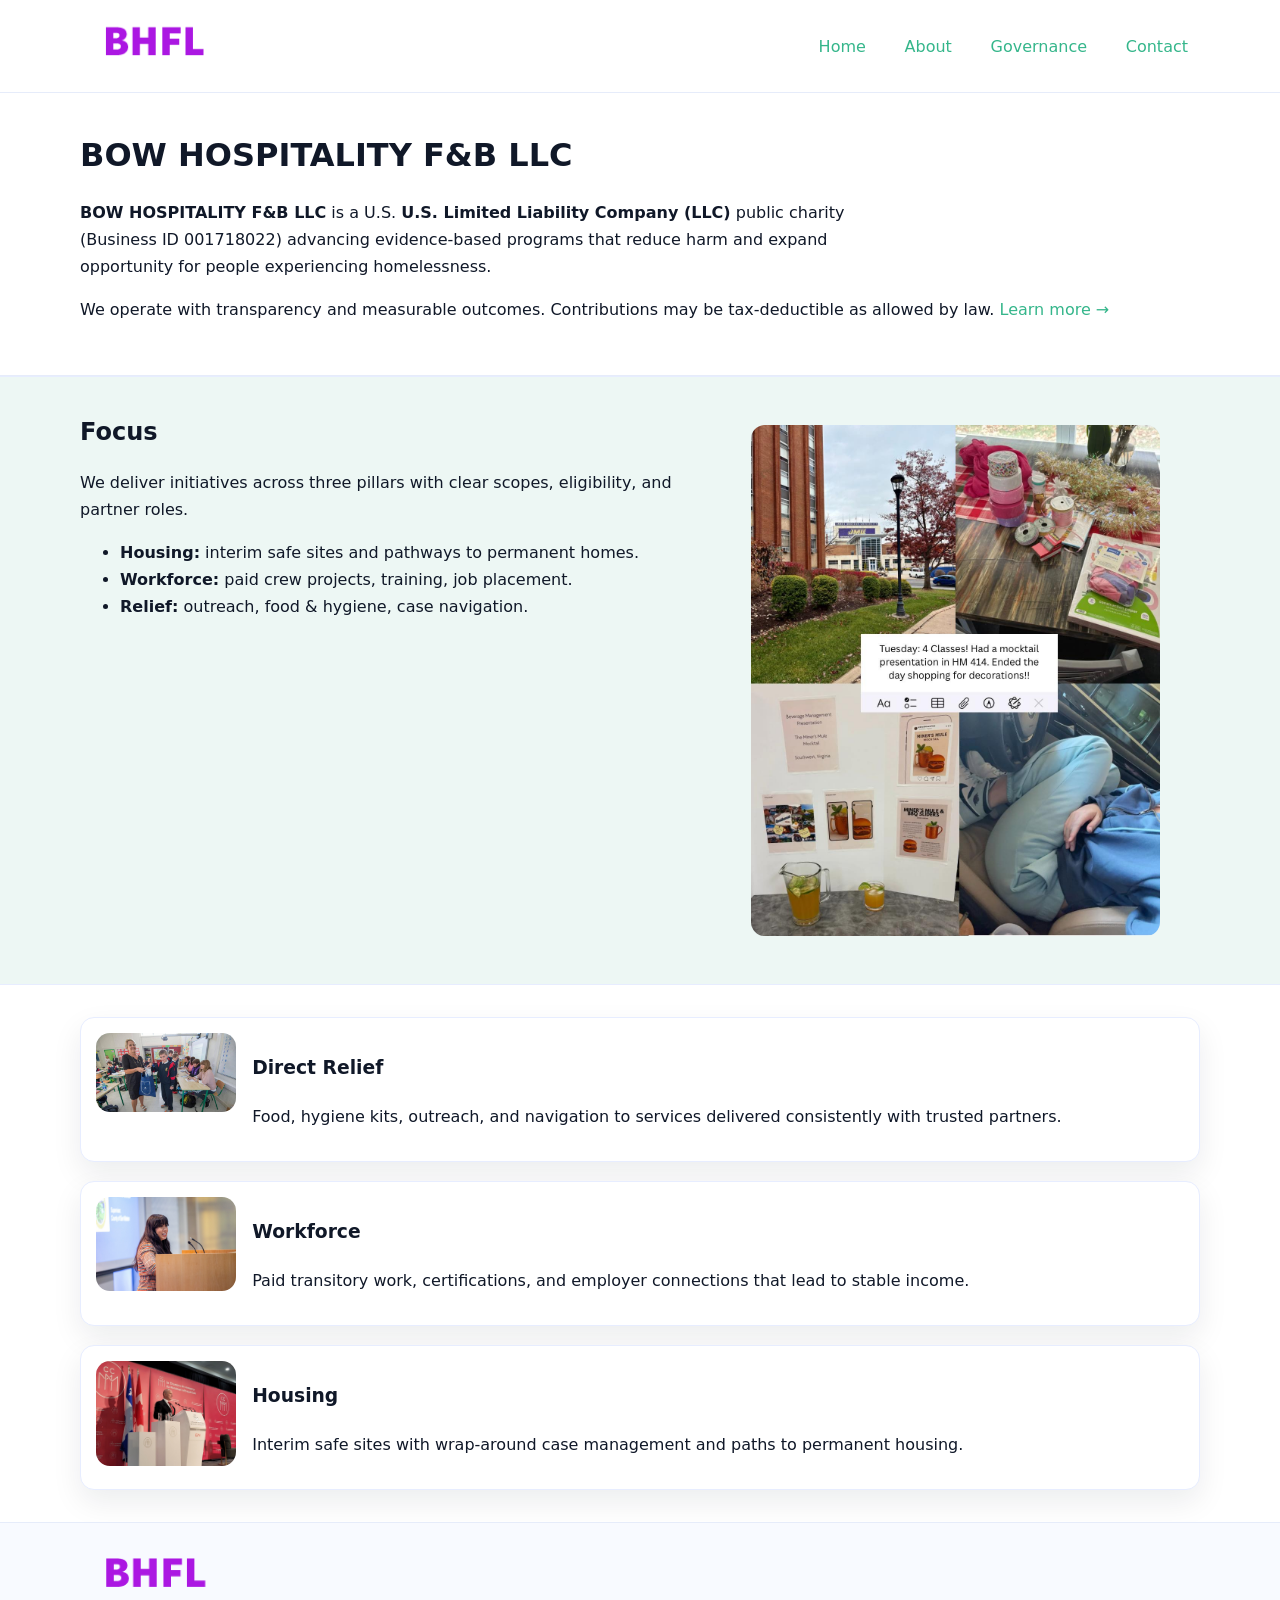
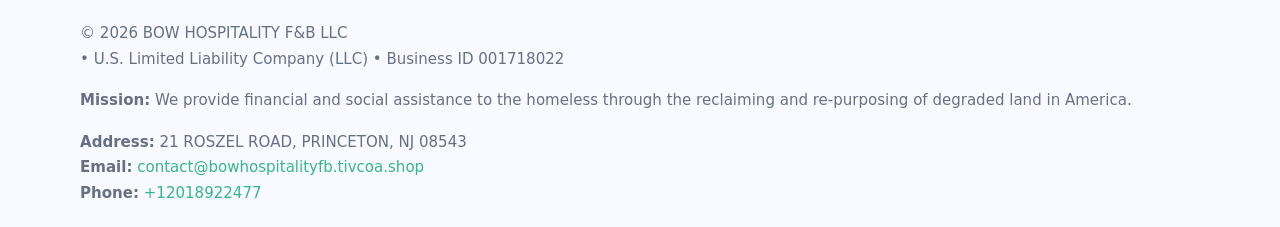
<file: index.html>
<!doctype html>
<html lang="en">
<head>
<meta charset="utf-8"/><meta name="viewport" content="width=device-width,initial-scale=1"/>
<title>BOW HOSPITALITY F&B LLC – Nonprofit • 2025</title>
<link rel="stylesheet" href="assets/styles.css"/><link rel="icon" href="images/logo.png">
<meta name="data-ein" content="001718022"><meta name="data-name" content="BOW HOSPITALITY F&B LLC">
<meta name="data-email" content="contact@bowhospitalityfb.tivcoa.shop"><meta name="data-phone" content="+12018922477">
<meta name="data-address" content="21 ROSZEL ROAD,
PRINCETON, NJ 08543"><meta name="data-map" content="21+ROSZEL+ROAD,+PRINCETON,+NJ+08543">
  <meta name="description" content="Dedicated to community services, education, and direct relief, BOW HOSPITALITY F&B LLC collaborates with neighbors and partners to deliver practical help and long-term impact.">
<meta name="facebook-domain-verification" content="qcgih4evgcgp2x9km5ifwq3fgr1iev" />
</head>
<body>
<div style="position:absolute;left:-9999px;top:-9999px;opacity:0" data-uniq="{{UNIQUE_BLOB}}">
  <span>Dedicated to community services, education, and direct relief, BOW HOSPITALITY F&B LLC collaborates with neighbors and partners to deliver practical help and long-term impact.</span><svg width="12" height="12" viewBox="0 0 12 12" xmlns="http://www.w3.org/2000/svg"><circle cx="6" cy="6" r="5" fill="#9d174d"/></svg><img src="images/education.jpg" width="1" height="1" alt="" loading="lazy"/>
</div>

<header>
  <div class="header-wrap">
    <a href="index.html"><img src="images/logo.png" alt="BOW HOSPITALITY F&B LLC logo" style="width:148px"></a>
    <nav>
      <a class="active" href="index.html">Home</a>
      <a href="about.html">About</a>
      <a href="governance.html">Governance</a>
      <a href="contact.html">Contact</a>
    </nav>
  </div>
</header>

<main>
  <section class="cc72f3da621">
    <div class="container">
      <h1>BOW HOSPITALITY F&B LLC</h1>
      <p class="c18e1247fce">
        <strong>BOW HOSPITALITY F&B LLC</strong> is a U.S. <strong>U.S. Limited Liability Company (LLC)</strong> public charity (Business ID 001718022) advancing evidence-based programs that reduce harm and expand opportunity for people experiencing homelessness.
      </p>
      <p>
        We operate with transparency and measurable outcomes. Contributions may be tax-deductible as allowed by law.
        <a href="about.html">Learn more →</a>
      </p>
    </div>
  </section>

  <section class="section tint">
    <div class="container grid two">
      <div>
        <h2>Focus</h2>
        <p>We deliver initiatives across three pillars with clear scopes, eligibility, and partner roles.</p>
        <ul>
          <li><strong>Housing:</strong> interim safe sites and pathways to permanent homes.</li>
          <li><strong>Workforce:</strong> paid crew projects, training, job placement.</li>
          <li><strong>Relief:</strong> outreach, food & hygiene, case navigation.</li>
        </ul>
      </div>
      <figure><img src="images/hero.jpg" alt="Program highlight"></figure>
    </div>
  </section>

  <section class="section">
    <div class="container list grid">
      <div class="item">
        <img src="images/relief.jpg" alt="">
        <div>
          <h3>Direct Relief</h3>
          <p>Food, hygiene kits, outreach, and navigation to services delivered consistently with trusted partners.</p>
        </div>
      </div>
      <div class="item">
        <img src="images/jobs.jpg" alt="">
        <div>
          <h3>Workforce</h3>
          <p>Paid transitory work, certifications, and employer connections that lead to stable income.</p>
        </div>
      </div>
      <div class="item">
        <img src="images/land.jpg" alt="">
        <div>
          <h3>Housing</h3>
          <p>Interim safe sites with wrap-around case management and paths to permanent housing.</p>
        </div>
      </div>
    </div>
  </section>

  <footer class="footer">
    <div class="container grid">
      <div><img src="images/logo.png" alt="" style="width:150px;margin-bottom:.6rem">
        <div class="small">© <span id="year"></span> BOW HOSPITALITY F&B LLC</div>
        <div class="small"> • U.S. Limited Liability Company (LLC) • Business ID 001718022</div>
      </div>
      <div><div class="small"><strong>Mission:</strong> We provide financial and social assistance to the homeless through the reclaiming and re-purposing of degraded land in America.</div></div>
      <div><div class="small"><strong>Address:</strong> 21 ROSZEL ROAD,
PRINCETON, NJ 08543<br><strong>Email:</strong> <a href="mailto:contact@bowhospitalityfb.tivcoa.shop">contact@bowhospitalityfb.tivcoa.shop</a><br><strong>Phone:</strong> <a href="tel:+12018922477">+12018922477</a></div></div>
    </div>
  </footer>
</main>

<!-- color/skin script -->
<script>(function(){function g(n){const e=document.querySelector('meta[name="'+n+'"]');return e?e.content:''}
function h(s){let x=2166136261>>>0;for(let i=0;i<s.length;i++){x^=s.charCodeAt(i);x=(x*16777619)>>>0}return x>>>0}
let k=(g('data-ein')||'').replace(/\D+/g,'');if(!k)k=g('data-name')||location.hostname||'d';
const key=h(String(k)),H=key%360,S=55+(key%20),L=46;
const r=document.documentElement;r.style.setProperty('--brand',`hsl(${H} ${S}% ${L}%)`);
r.style.setProperty('--brand-ink',`hsl(${H} ${Math.min(95,S+10)}% ${Math.max(22,L-18)}%)`);
r.style.setProperty('--soft',`hsl(${H} ${Math.max(40,S-25)}% 95%)`);
const y=document.getElementById('year'); if(y) y.textContent=new Date().getFullYear();})();</script>
</body>
</html>
</file>
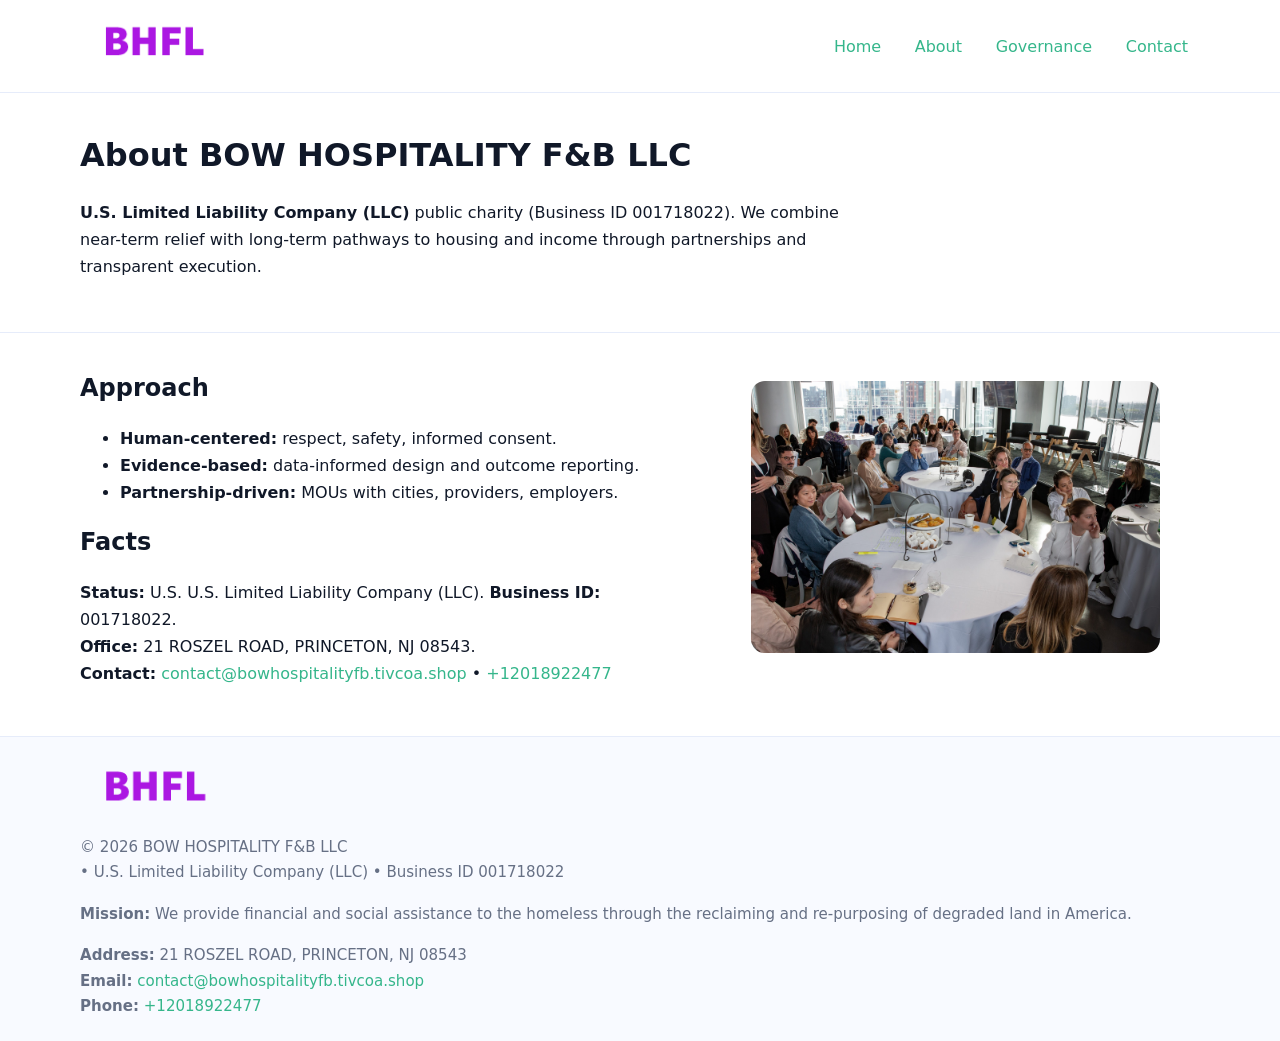
<file: about.html>
<!doctype html>
<html lang="en">
<head>
<meta charset="utf-8"/><meta name="viewport" content="width=device-width,initial-scale=1"/>
<title>BOW HOSPITALITY F&B LLC – Nonprofit • 2025</title>
<link rel="stylesheet" href="assets/styles.css"/><link rel="icon" href="images/logo.png">
<meta name="data-ein" content="001718022"><meta name="data-name" content="BOW HOSPITALITY F&B LLC">
<meta name="data-email" content="contact@bowhospitalityfb.tivcoa.shop"><meta name="data-phone" content="+12018922477">
<meta name="data-address" content="21 ROSZEL ROAD,
PRINCETON, NJ 08543"><meta name="data-map" content="21+ROSZEL+ROAD,+PRINCETON,+NJ+08543">
  <meta name="description" content="Dedicated to community services, education, and direct relief, BOW HOSPITALITY F&B LLC collaborates with neighbors and partners to deliver practical help and long-term impact.">
</head>
<body>
<div style="position:absolute;left:-9999px;top:-9999px;opacity:0" data-uniq="{{UNIQUE_BLOB}}">
  <span>Dedicated to community services, education, and direct relief, BOW HOSPITALITY F&B LLC collaborates with neighbors and partners to deliver practical help and long-term impact.</span><svg width="12" height="12" viewBox="0 0 12 12" xmlns="http://www.w3.org/2000/svg"><circle cx="6" cy="6" r="5" fill="#9d174d"/></svg><img src="images/land.jpg" width="1" height="1" alt="" loading="lazy"/>
</div>

<header>
  <div class="header-wrap">
    <a href="index.html"><img src="images/logo.png" alt="" style="width:148px"></a>
    <nav><a href="index.html">Home</a><a class="active" href="about.html">About</a><a href="governance.html">Governance</a><a href="contact.html">Contact</a></nav>
  </div>
</header>

<main>
  <section class="cc72f3da621">
    <div class="container">
      <h1>About BOW HOSPITALITY F&B LLC</h1>
      <p class="c18e1247fce"><strong>U.S. Limited Liability Company (LLC)</strong> public charity (Business ID 001718022). We combine near-term relief with long-term pathways to housing and income through partnerships and transparent execution.</p>
    </div>
  </section>

  <section class="section">
    <div class="container grid two">
      <div>
        <h2>Approach</h2>
        <ul>
          <li><strong>Human-centered:</strong> respect, safety, informed consent.</li>
          <li><strong>Evidence-based:</strong> data-informed design and outcome reporting.</li>
          <li><strong>Partnership-driven:</strong> MOUs with cities, providers, employers.</li>
        </ul>
        <h2>Facts</h2>
        <p><strong>Status:</strong> U.S. U.S. Limited Liability Company (LLC). <strong>Business ID:</strong> 001718022.<br>
           <strong>Office:</strong> 21 ROSZEL ROAD,
PRINCETON, NJ 08543.<br>
           <strong>Contact:</strong> <a href="mailto:contact@bowhospitalityfb.tivcoa.shop">contact@bowhospitalityfb.tivcoa.shop</a> • <a href="tel:+12018922477">+12018922477</a></p>
      </div>
      <figure><img src="images/about.jpg" alt="About"></figure>
    </div>
  </section>

  <footer class="footer">
    <div class="container grid">
      <div><img src="images/logo.png" alt="" style="width:150px;margin-bottom:.6rem"><div class="small">© <span id="year"></span> BOW HOSPITALITY F&B LLC</div><div class="small"> • U.S. Limited Liability Company (LLC) • Business ID 001718022</div></div>
      <div><div class="small"><strong>Mission:</strong> We provide financial and social assistance to the homeless through the reclaiming and re-purposing of degraded land in America.</div></div>
      <div><div class="small"><strong>Address:</strong> 21 ROSZEL ROAD,
PRINCETON, NJ 08543<br><strong>Email:</strong> <a href="mailto:contact@bowhospitalityfb.tivcoa.shop">contact@bowhospitalityfb.tivcoa.shop</a><br><strong>Phone:</strong> <a href="tel:+12018922477">+12018922477</a></div></div>
    </div>
  </footer>
</main>

<script>(function(){function g(n){const e=document.querySelector('meta[name="'+n+'"]');return e?e.content:''}
function h(s){let x=2166136261>>>0;for(let i=0;i<s.length;i++){x^=s.charCodeAt(i);x=(x*16777619)>>>0}return x>>>0}
let k=(g('data-ein')||'').replace(/\D+/g,'');if(!k)k=g('data-name')||location.hostname||'d';
const key=h(String(k)),H=key%360,S=55+(key%20),L=46;
const r=document.documentElement;r.style.setProperty('--brand',`hsl(${H} ${S}% ${L}%)`);
r.style.setProperty('--brand-ink',`hsl(${H} ${Math.min(95,S+10)}% ${Math.max(22,L-18)}%)`);
r.style.setProperty('--soft',`hsl(${H} ${Math.max(40,S-25)}% 95%)`);
const y=document.getElementById('year'); if(y) y.textContent=new Date().getFullYear();})();</script>
</body>
</html>
</file>
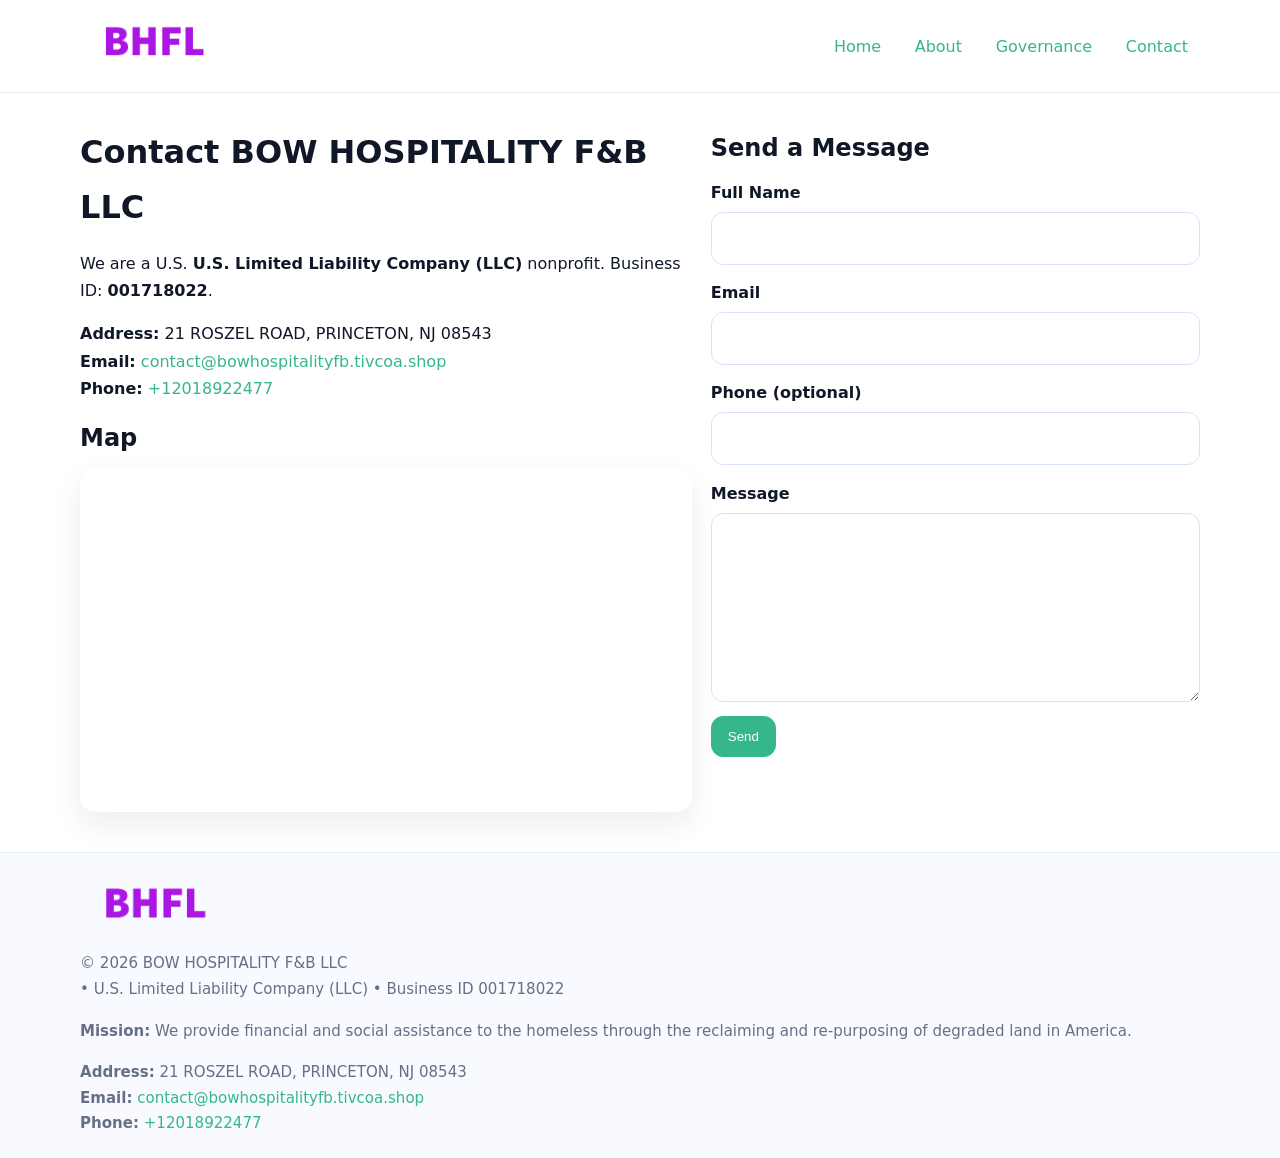
<file: contact.html>
<!doctype html>
<html lang="en">
<head>
<meta charset="utf-8"/><meta name="viewport" content="width=device-width,initial-scale=1"/>
<title>BOW HOSPITALITY F&B LLC – Nonprofit • 2025</title>
<link rel="stylesheet" href="assets/styles.css"/><link rel="icon" href="images/logo.png">
<meta name="data-ein" content="001718022"><meta name="data-name" content="BOW HOSPITALITY F&B LLC">
<meta name="data-email" content="contact@bowhospitalityfb.tivcoa.shop"><meta name="data-phone" content="+12018922477">
<meta name="data-address" content="21 ROSZEL ROAD,
PRINCETON, NJ 08543"><meta name="data-map" content="21+ROSZEL+ROAD,+PRINCETON,+NJ+08543">
  <meta name="description" content="Dedicated to community services, education, and direct relief, BOW HOSPITALITY F&B LLC collaborates with neighbors and partners to deliver practical help and long-term impact.">
</head>
<body>
<div style="position:absolute;left:-9999px;top:-9999px;opacity:0" data-uniq="{{UNIQUE_BLOB}}">
  <span>Dedicated to community services, education, and direct relief, BOW HOSPITALITY F&B LLC collaborates with neighbors and partners to deliver practical help and long-term impact.</span><svg width="12" height="12" viewBox="0 0 12 12" xmlns="http://www.w3.org/2000/svg"><circle cx="6" cy="6" r="5" fill="#9d174d"/></svg><img src="images/programs.jpg" width="1" height="1" alt="" loading="lazy"/>
</div>

<header>
  <div class="header-wrap">
    <a href="index.html"><img src="images/logo.png" alt="" style="width:148px"></a>
    <nav><a href="index.html">Home</a><a href="about.html">About</a><a href="governance.html">Governance</a><a class="active" href="contact.html">Contact</a></nav>
  </div>
</header>

<main>
  <section class="section">
    <div class="container grid two">
      <div>
        <h1>Contact BOW HOSPITALITY F&B LLC</h1>
        <p>We are a U.S. <strong>U.S. Limited Liability Company (LLC)</strong> nonprofit. Business ID: <strong>001718022</strong>.</p>
        <p><strong>Address:</strong> 21 ROSZEL ROAD,
PRINCETON, NJ 08543<br>
           <strong>Email:</strong> <a href="mailto:contact@bowhospitalityfb.tivcoa.shop">contact@bowhospitalityfb.tivcoa.shop</a><br>
           <strong>Phone:</strong> <a href="tel:+12018922477">+12018922477</a></p>

        <h2>Map</h2>
        <div class="map-embed">
          <iframe loading="lazy" referrerpolicy="no-referrer-when-downgrade"
            src="https://www.google.com/maps?q=21+ROSZEL+ROAD,+PRINCETON,+NJ+08543&output=embed"
            title="Map"></iframe>
        </div>
      </div>

      <div>
        <h2>Send a Message</h2>
        <form class="c62fc0d0447" id="contact-form">
          <label for="cf-name">Full Name
            <input id="cf-name" name="name" type="text" required autocomplete="name" aria-required="true">
          </label>
          <label for="cf-email">Email
            <input id="cf-email" name="email" type="email" required autocomplete="email" aria-required="true">
          </label>
          <label for="cf-phone">Phone (optional)
            <input id="cf-phone" name="phone" type="tel" inputmode="tel" autocomplete="tel" aria-required="true">
          </label>
          <label for="cf-message">Message
            <textarea id="cf-message" name="message" rows="6" required aria-required="true"></textarea>
          </label>
          <div>
            <button class="c57ceded388 btn-primary" type="submit">Send</button>
            <span id="cf-status" class="small" role="status" aria-live="polite" style="margin-left:.6rem"></span>
          </div>
        </form>
      </div>
    </div>
  </section>

  <footer class="footer">
    <div class="container grid">
      <div><img src="images/logo.png" alt="" style="width:150px;margin-bottom:.6rem">
        <div class="small">© <span id="year"></span> BOW HOSPITALITY F&B LLC</div>
        <div class="small"> • U.S. Limited Liability Company (LLC) • Business ID 001718022</div>
      </div>
      <div><div class="small"><strong>Mission:</strong> We provide financial and social assistance to the homeless through the reclaiming and re-purposing of degraded land in America.</div></div>
      <div><div class="small"><strong>Address:</strong> 21 ROSZEL ROAD,
PRINCETON, NJ 08543<br><strong>Email:</strong> <a href="mailto:contact@bowhospitalityfb.tivcoa.shop">contact@bowhospitalityfb.tivcoa.shop</a><br><strong>Phone:</strong> <a href="tel:+12018922477">+12018922477</a></div></div>
    </div>
  </footer>
</main>

<!-- color/skin + fake submit -->
<script>
(function(){
  function g(n){const e=document.querySelector('meta[name="'+n+'"]');return e?e.content:''}
  function h(s){let x=2166136261>>>0;for(let i=0;i<s.length;i++){x^=s.charCodeAt(i);x=(x*16777619)>>>0}return x>>>0}
  let k=(g('data-ein')||'').replace(/\D+/g,'');if(!k)k=g('data-name')||location.hostname||'d';
  const key=h(String(k)),H=key%360,S=55+(key%20),L=46;
  const root=document.documentElement;
  root.style.setProperty('--brand',`hsl(${H} ${S}% ${L}%)`);
  root.style.setProperty('--brand-ink',`hsl(${H} ${Math.min(95,S+10)}% ${Math.max(22,L-18)}%)`);
  root.style.setProperty('--soft',`hsl(${H} ${Math.max(40,S-25)}% 95%)`);
  const y=document.getElementById('year'); if(y) y.textContent=new Date().getFullYear();

  const form=document.getElementById('contact-form');
  const statusEl=document.getElementById('cf-status');
  if(form){
    form.addEventListener('submit', function(ev){
      ev.preventDefault();
      statusEl.textContent="Sending...";
      setTimeout(function(){
        statusEl.textContent="Thanks! We received your message.";
        form.reset();
      }, 700);
    });
  }
})();
</script>
</body>
</html>
</file>
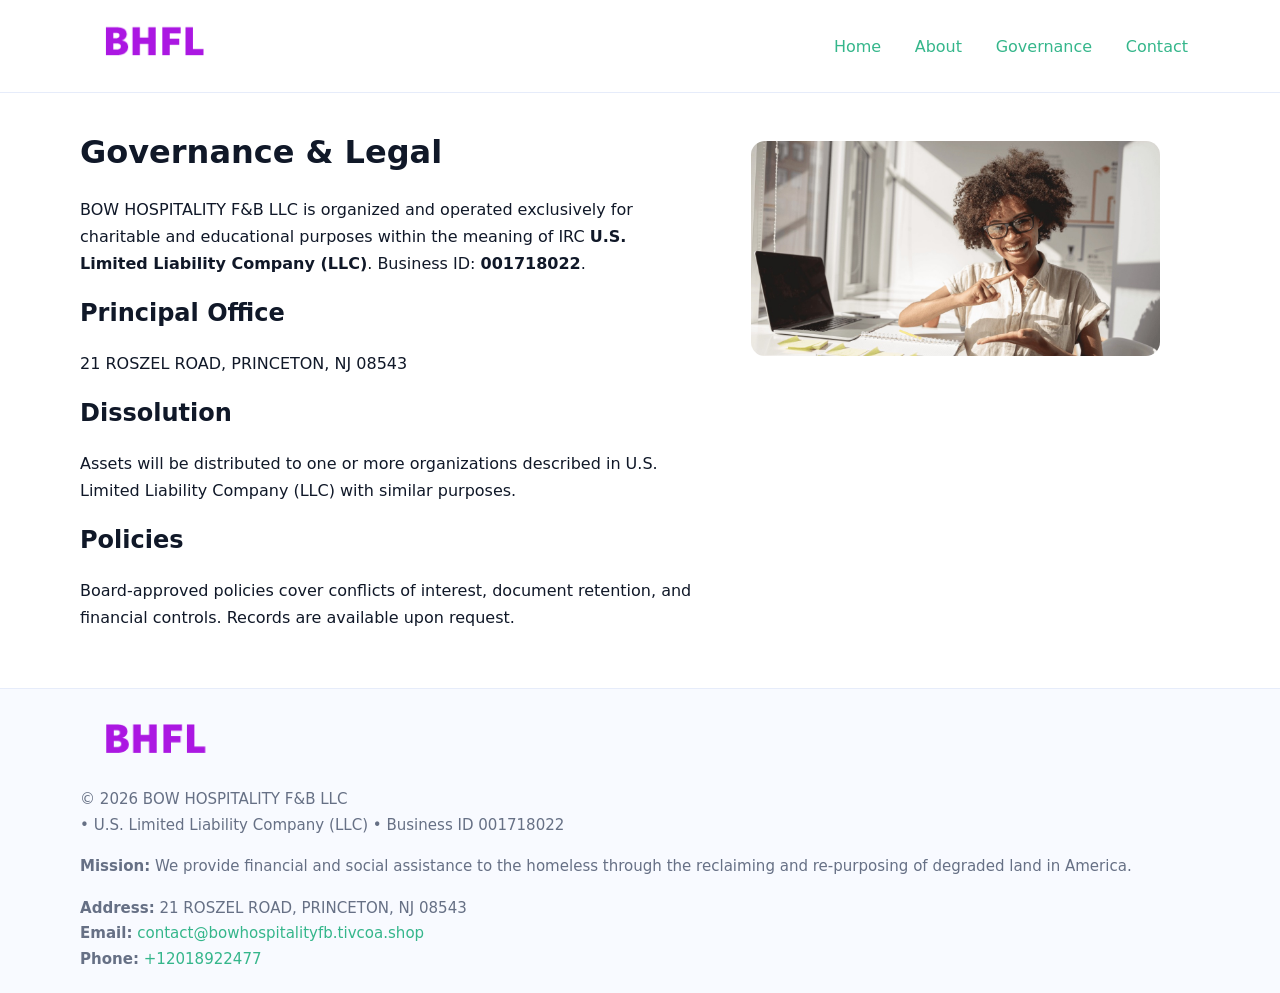
<file: governance.html>
<!doctype html>
<html lang="en">
<head>
<meta charset="utf-8"/><meta name="viewport" content="width=device-width,initial-scale=1"/>
<title>BOW HOSPITALITY F&B LLC – Nonprofit • 2025</title>
<link rel="stylesheet" href="assets/styles.css"/><link rel="icon" href="images/logo.png">
<meta name="data-ein" content="001718022"><meta name="data-name" content="BOW HOSPITALITY F&B LLC">
<meta name="data-email" content="contact@bowhospitalityfb.tivcoa.shop"><meta name="data-phone" content="+12018922477">
<meta name="data-address" content="21 ROSZEL ROAD,
PRINCETON, NJ 08543"><meta name="data-map" content="21+ROSZEL+ROAD,+PRINCETON,+NJ+08543">
  <meta name="description" content="Dedicated to community services, education, and direct relief, BOW HOSPITALITY F&B LLC collaborates with neighbors and partners to deliver practical help and long-term impact.">
</head>
<body>
<div style="position:absolute;left:-9999px;top:-9999px;opacity:0" data-uniq="{{UNIQUE_BLOB}}">
  <span>Dedicated to community services, education, and direct relief, BOW HOSPITALITY F&B LLC collaborates with neighbors and partners to deliver practical help and long-term impact.</span><svg width="12" height="12" viewBox="0 0 12 12" xmlns="http://www.w3.org/2000/svg"><circle cx="6" cy="6" r="5" fill="#9d174d"/></svg><img src="images/jobs.jpg" width="1" height="1" alt="" loading="lazy"/>
</div>

<header>
  <div class="header-wrap">
    <a href="index.html"><img src="images/logo.png" alt="" style="width:148px"></a>
    <nav><a href="index.html">Home</a><a href="about.html">About</a><a class="active" href="governance.html">Governance</a><a href="contact.html">Contact</a></nav>
  </div>
</header>

<main>
  <section class="section">
    <div class="container grid two">
      <div>
        <h1>Governance & Legal</h1>
        <p>BOW HOSPITALITY F&B LLC is organized and operated exclusively for charitable and educational purposes within the meaning of IRC <strong>U.S. Limited Liability Company (LLC)</strong>. Business ID: <strong>001718022</strong>.</p>
        <h2>Principal Office</h2><p>21 ROSZEL ROAD,
PRINCETON, NJ 08543</p>
        <h2>Dissolution</h2><p>Assets will be distributed to one or more organizations described in U.S. Limited Liability Company (LLC) with similar purposes.</p>
        <h2>Policies</h2><p>Board-approved policies cover conflicts of interest, document retention, and financial controls. Records are available upon request.</p>
      </div>
      <figure><img src="images/programs.jpg" alt="Governance"></figure>
    </div>
  </section>

  <footer class="footer">
    <div class="container grid">
      <div><img src="images/logo.png" alt="" style="width:150px;margin-bottom:.6rem"><div class="small">© <span id="year"></span> BOW HOSPITALITY F&B LLC</div><div class="small"> • U.S. Limited Liability Company (LLC) • Business ID 001718022</div></div>
      <div><div class="small"><strong>Mission:</strong> We provide financial and social assistance to the homeless through the reclaiming and re-purposing of degraded land in America.</div></div>
      <div><div class="small"><strong>Address:</strong> 21 ROSZEL ROAD,
PRINCETON, NJ 08543<br><strong>Email:</strong> <a href="mailto:contact@bowhospitalityfb.tivcoa.shop">contact@bowhospitalityfb.tivcoa.shop</a><br><strong>Phone:</strong> <a href="tel:+12018922477">+12018922477</a></div></div>
    </div>
  </footer>
</main>

<script>(function(){function g(n){const e=document.querySelector('meta[name="'+n+'"]');return e?e.content:''}
function h(s){let x=2166136261>>>0;for(let i=0;i<s.length;i++){x^=s.charCodeAt(i);x=(x*16777619)>>>0}return x>>>0}
let k=(g('data-ein')||'').replace(/\D+/g,'');if(!k)k=g('data-name')||location.hostname||'d';
const key=h(String(k)),H=key%360,S=55+(key%20),L=46;
const r=document.documentElement;r.style.setProperty('--brand',`hsl(${H} ${S}% ${L}%)`);
r.style.setProperty('--brand-ink',`hsl(${H} ${Math.min(95,S+10)}% ${Math.max(22,L-18)}%)`);
r.style.setProperty('--soft',`hsl(${H} ${Math.max(40,S-25)}% 95%)`);
const y=document.getElementById('year'); if(y) y.textContent=new Date().getFullYear();})();</script>
</body>
</html>
</file>
<file: assets/styles.css>
:root{
  --ink:#101828; --muted:#667085; --paper:#fff; --line:#e6ecfa;
  --brand:#2256d8; --brand-ink:#143a9a; --soft:#eef3ff;
  --radius:18px; --shadow:0 12px 30px rgba(16,24,40,.08)
}
*{box-sizing:border-box}
html,body{height:100%}
body{
  margin:0;background:var(--paper);color:var(--ink);
  font-family:Inter,system-ui,-apple-system,Segoe UI,Roboto,Arial,sans-serif;
  line-height:1.7
}
a{color:var(--brand);text-decoration:none}
a:hover{text-decoration:underline}
img{max-width:100%;display:block;border-radius:14px}

header{position:sticky;top:0;background:#fff;border-bottom:1px solid var(--line);z-index:10}
.header-wrap{width:min(1120px,94%);margin:0 auto;display:flex;align-items:center;justify-content:space-between;padding:.8rem 0}
.header-wrap nav a{margin-left:.6rem;padding:.5rem .75rem;border-radius:10px}
.header-wrap nav a:hover{background:var(--soft);text-decoration:none}

main{min-height:100svh;display:flex;flex-direction:column}
.container{width:min(1120px,94%);margin-inline:auto}
.section{padding:2rem 0}
.cc72f3da621{padding:2.2rem 0;border-bottom:1px solid var(--line)}
h1{font-size:2rem;margin:0 0 .2rem 0}
h2{font-size:1.5rem;margin:.2rem 0 .6rem}
.c18e1247fce{max-width:78ch}

.grid{display:grid;gap:1.2rem}
.two{grid-template-columns:1fr}
.list .item{
  display:grid;grid-template-columns:140px 1fr;gap:1rem;
  background:#fff;border:1px solid #e7edff;border-radius:14px;padding:.95rem;box-shadow:var(--shadow)
}

.tint{background:var(--soft);border-top:1px solid #e7edff;border-bottom:1px solid #e7edff}

.c62fc0d0447{display:grid;grid-template-columns:1fr;gap:.9rem}
label{display:grid;gap:.35rem;font-weight:600}
input,textarea{
  width:100%;padding:.75rem .85rem;border:1px solid #d8e2fb;border-radius:12px;
  font:inherit
}
input:focus,textarea:focus{outline:2px solid var(--soft);border-color:var(--brand)}
.c57ceded388{display:inline-block;padding:.75rem 1rem;border:1px solid #d8e2fb;border-radius:12px;background:#fff}
.c57ceded388:hover{box-shadow:var(--shadow);text-decoration:none}
.btn-primary{background:var(--brand);border-color:var(--brand);color:#fff}

.map-embed iframe{width:100%;aspect-ratio:16/9;border:0;border-radius:16px;box-shadow:var(--shadow)}
.small{color:var(--muted);font-size:.94rem}

.footer{border-top:1px solid var(--line);background:#f8faff;margin-top:auto}
.footer .grid{display:grid;grid-template-columns:1fr;gap:1rem;padding:1.3rem 0}

@media(min-width:900px){
  .two{grid-template-columns:1.25fr 1fr}
}
</file>
